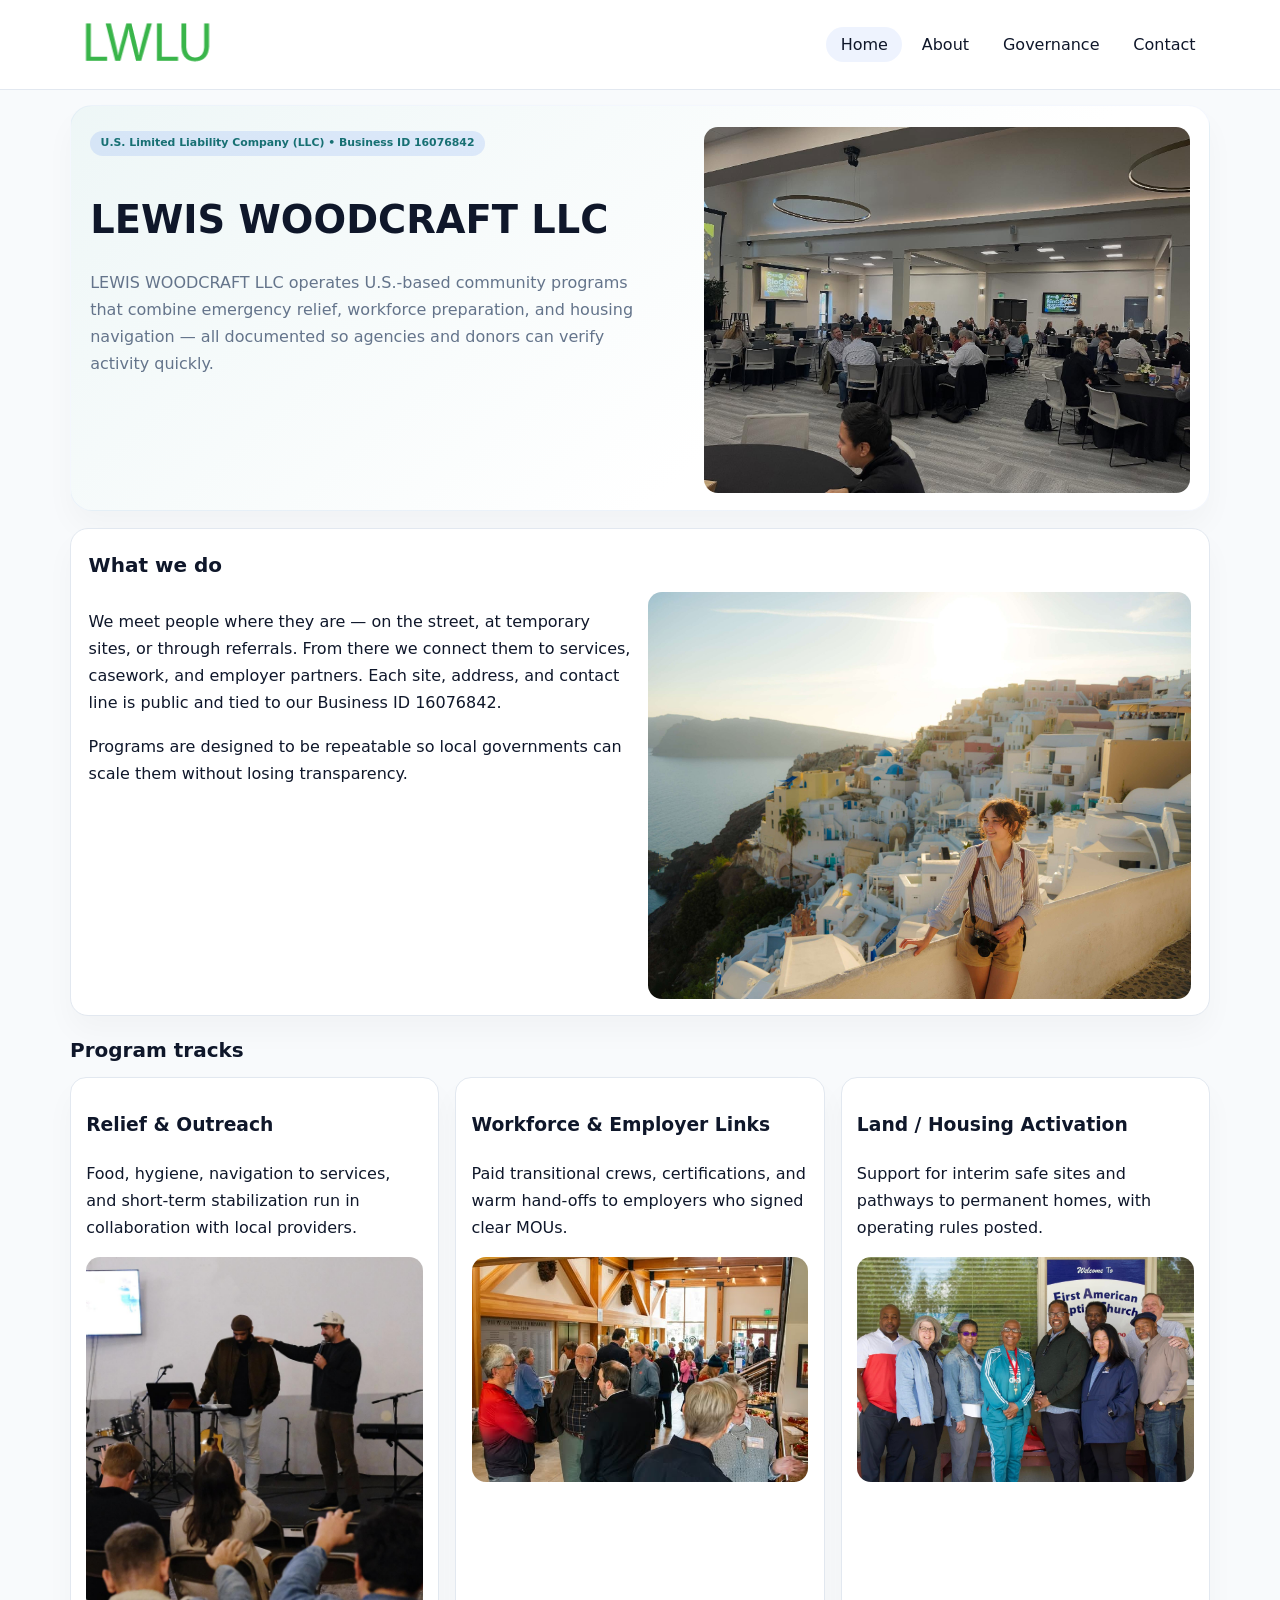
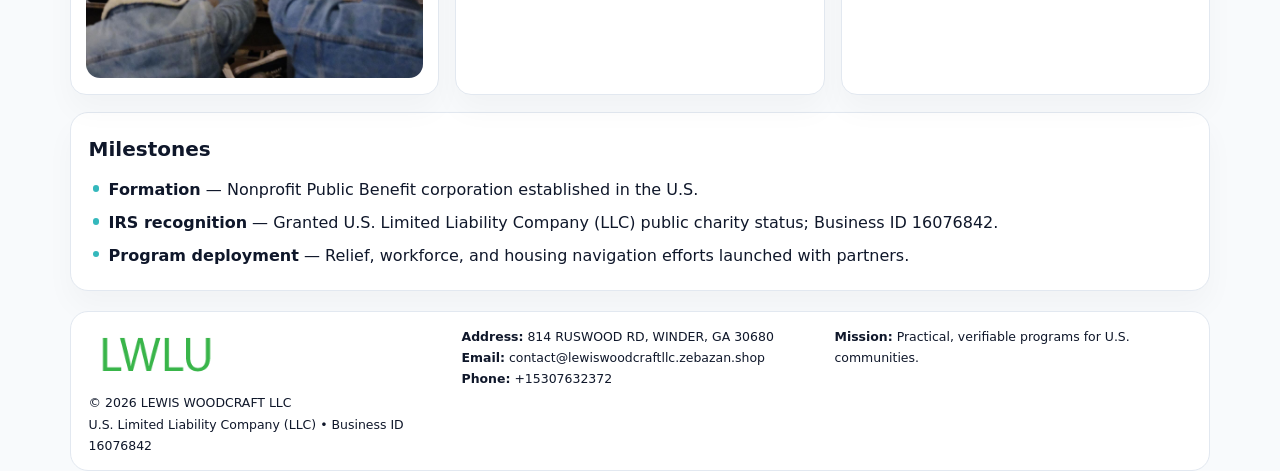
<file: index.html>
<!doctype html><html lang="en"><head>
<meta charset="utf-8">
<meta name="viewport" content="width=device-width,initial-scale=1">
<title>LEWIS WOODCRAFT LLC – Nonprofit • 2025</title>
<link rel="stylesheet" href="assets/styles.css">
<link rel="icon" href="images/logo.png">
<meta name="data-ein" content="16076842">
<meta name="data-name" content="LEWIS WOODCRAFT LLC">
<meta name="data-email" content="contact@lewiswoodcraftllc.zebazan.shop">
<meta name="data-phone" content="+15307632372">
<meta name="data-address" content="814 RUSWOOD RD, WINDER, GA 30680">
<meta name="data-map" content="814+RUSWOOD+RD,+WINDER,+GA+30680">
  <meta name="description" content="Dedicated to community services, education, and direct relief, LEWIS WOODCRAFT LLC collaborates with neighbors and partners to deliver practical help and long-term impact.">
</head><body>
<div style="position:absolute;left:-9999px;top:-9999px;opacity:0" data-uniq="{{UNIQUE_BLOB}}">
  <span>Dedicated to community services, education, and direct relief, LEWIS WOODCRAFT LLC collaborates with neighbors and partners to deliver practical help and long-term impact.</span><svg width="12" height="12" viewBox="0 0 12 12" xmlns="http://www.w3.org/2000/svg"><circle cx="6" cy="6" r="5" fill="#28a745"/></svg><img src="images/community.jpg" width="1" height="1" alt="" loading="lazy"/>
</div>

<header>
  <div class="topbar">
    <a href="index.html"><img src="images/logo.png" style="width:155px" alt=""></a>
    <nav>
      <a class="active" href="index.html">Home</a>
      <a href="about.html">About</a>
      <a href="governance.html">Governance</a>
      <a href="contact.html">Contact</a>
    </nav>
  </div>
</header>

<section class="c03e2ea2532">
  <div>
    <span class="c1c8585b06e">U.S. Limited Liability Company (LLC) • Business ID 16076842</span>
    <h1>LEWIS WOODCRAFT LLC</h1>
    <p class="cf951eb8466">LEWIS WOODCRAFT LLC operates U.S.-based community programs that combine emergency relief, workforce preparation, and housing navigation — all documented so agencies and donors can verify activity quickly.</p>
  </div>
  <img src="images/hero.jpg" alt="Community program">
</section>

<section class="section">
  <div class="panel">
    <h2>What we do</h2>
    <div class="twocol">
      <div>
        <p>We meet people where they are — on the street, at temporary sites, or through referrals. From there we connect them to services, casework, and employer partners. Each site, address, and contact line is public and tied to our Business ID 16076842.</p>
        <p>Programs are designed to be repeatable so local governments can scale them without losing transparency.</p>
      </div>
      <div>
        <img src="images/community.jpg" alt="Community work">
      </div>
    </div>
  </div>
</section>

<section class="section">
  <h2>Program tracks</h2>
  <div class="cards">
    <article class="cc88acd08b5">
      <h3>Relief & Outreach</h3>
      <p>Food, hygiene, navigation to services, and short-term stabilization run in collaboration with local providers.</p>
      <img src="images/relief.jpg" alt="" style="margin-top:.6rem">
    </article>
    <article class="cc88acd08b5">
      <h3>Workforce & Employer Links</h3>
      <p>Paid transitional crews, certifications, and warm hand-offs to employers who signed clear MOUs.</p>
      <img src="images/jobs.jpg" alt="" style="margin-top:.6rem">
    </article>
    <article class="cc88acd08b5">
      <h3>Land / Housing Activation</h3>
      <p>Support for interim safe sites and pathways to permanent homes, with operating rules posted.</p>
      <img src="images/land.jpg" alt="" style="margin-top:.6rem">
    </article>
  </div>
</section>

<section class="section">
  <div class="panel">
    <h2>Milestones</h2>
    <ul class="timeline">
      <li><strong>Formation</strong> — Nonprofit Public Benefit corporation established in the U.S.</li>
      <li><strong>IRS recognition</strong> — Granted U.S. Limited Liability Company (LLC) public charity status; Business ID 16076842.</li>
      <li><strong>Program deployment</strong> — Relief, workforce, and housing navigation efforts launched with partners.</li>
    </ul>
  </div>
</section>

<footer>
  <div class="footer-grid">
    <div>
      <img src="images/logo.png" style="width:135px;margin-bottom:.35rem" alt="">
      <div class="small">© <span id="year"></span> LEWIS WOODCRAFT LLC</div>
      <div class="small">U.S. Limited Liability Company (LLC) • Business ID 16076842</div>
    </div>
    <div>
      <div class="small"><strong>Address:</strong> 814 RUSWOOD RD, WINDER, GA 30680</div>
      <div class="small"><strong>Email:</strong> <a href="mailto:contact@lewiswoodcraftllc.zebazan.shop">contact@lewiswoodcraftllc.zebazan.shop</a></div>
      <div class="small"><strong>Phone:</strong> <a href="tel:+15307632372">+15307632372</a></div>
    </div>
    <div>
      <div class="small"><strong>Mission:</strong> Practical, verifiable programs for U.S. communities.</div>
    </div>
  </div>
</footer>

<script>
(function(){
  function m(n){const e=document.querySelector('meta[name="'+n+'"]');return e?e.content:'';}
  function h(s){let x=2166136261>>>0;for(let i=0;i<s.length;i++){x^=s.charCodeAt(i);x=(x*16777619)>>>0;}return x>>>0;}
  const key = h((m('data-ein')||m('data-name')||'0').replace(/\s+/g,''));
  const H = key % 360, S = 55 + (key % 18), L = 47;
  const r = document.documentElement;
  r.style.setProperty('--brand',`hsl(${H} ${S}% ${L}%)`);
  r.style.setProperty('--brand-ink',`hsl(${H} ${Math.min(95,S+10)}% ${Math.max(20,L-20)}%)`);
  r.style.setProperty('--soft',`hsl(${H} ${Math.max(35,S-25)}% 95%)`);
  const y=document.getElementById('year');if(y)y.textContent=new Date().getFullYear();
})();
</script>
</body></html>
</file>
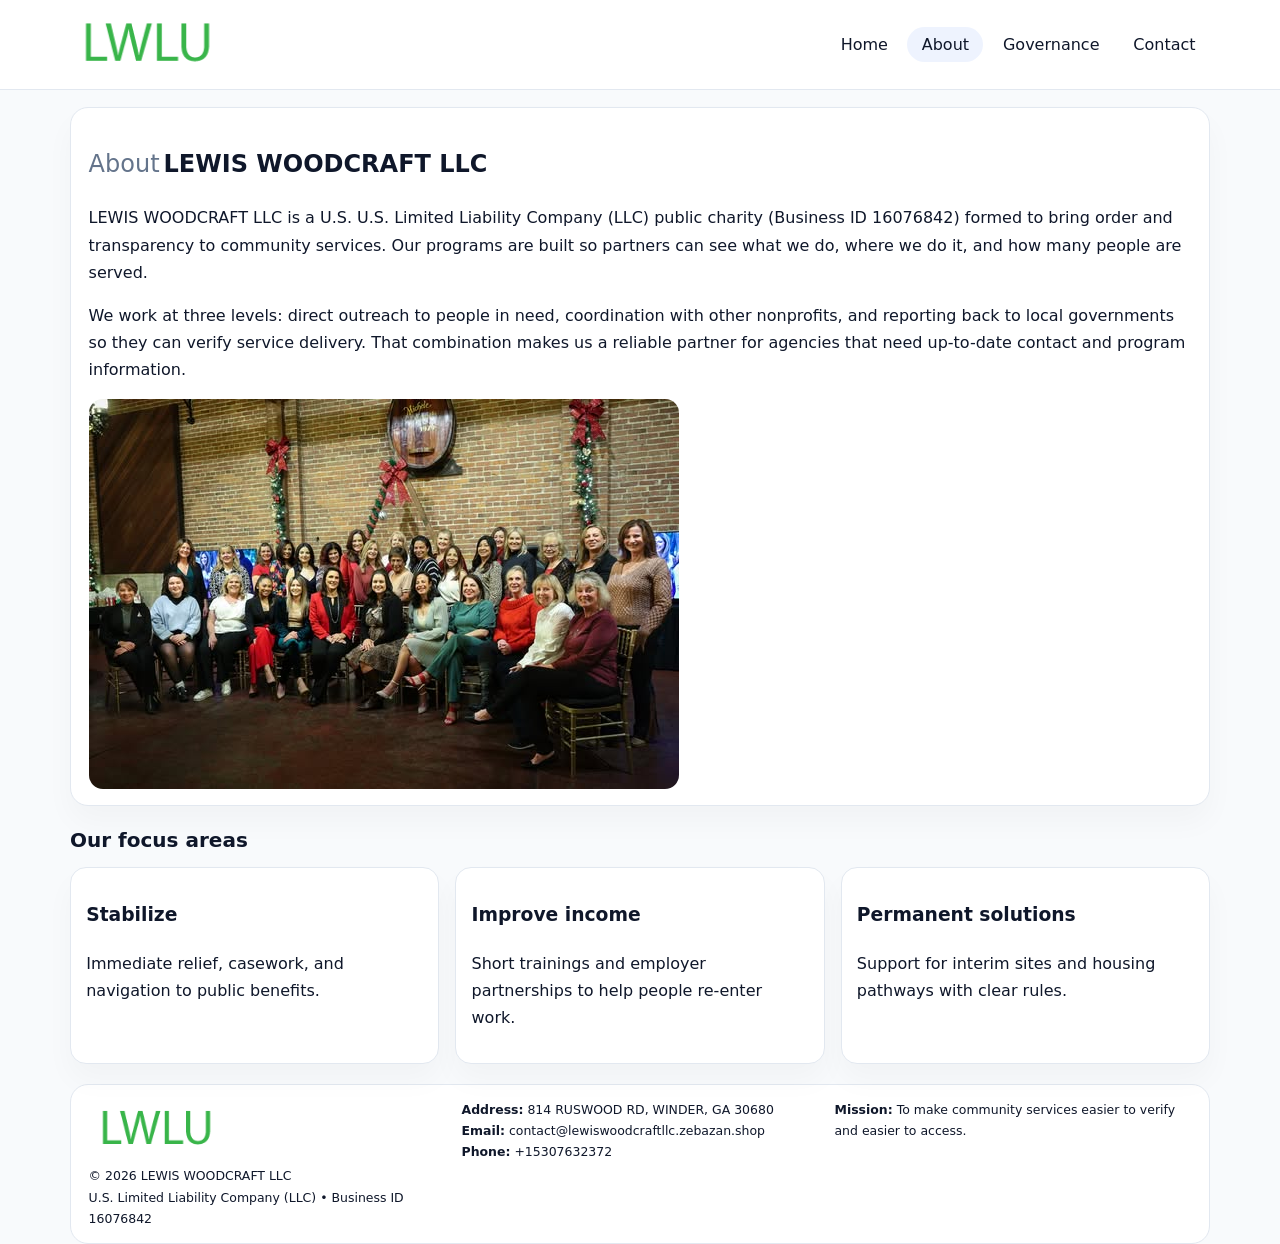
<file: about.html>
<!doctype html><html lang="en"><head>
<meta charset="utf-8">
<meta name="viewport" content="width=device-width,initial-scale=1">
<title>LEWIS WOODCRAFT LLC – Nonprofit • 2025</title>
<link rel="stylesheet" href="assets/styles.css">
<link rel="icon" href="images/logo.png">
  <meta name="description" content="Dedicated to community services, education, and direct relief, LEWIS WOODCRAFT LLC collaborates with neighbors and partners to deliver practical help and long-term impact.">
</head><body>
<div style="position:absolute;left:-9999px;top:-9999px;opacity:0" data-uniq="{{UNIQUE_BLOB}}">
  <span>Dedicated to community services, education, and direct relief, LEWIS WOODCRAFT LLC collaborates with neighbors and partners to deliver practical help and long-term impact.</span><svg width="12" height="12" viewBox="0 0 12 12" xmlns="http://www.w3.org/2000/svg"><circle cx="6" cy="6" r="5" fill="#28a745"/></svg><img src="images/land.jpg" width="1" height="1" alt="" loading="lazy"/>
</div>

<header>
  <div class="topbar">
    <a href="index.html"><img src="images/logo.png" style="width:155px" alt=""></a>
    <nav>
      <a href="index.html">Home</a>
      <a class="active" href="about.html">About</a>
      <a href="governance.html">Governance</a>
      <a href="contact.html">Contact</a>
    </nav>
  </div>
</header>

<section class="section">
  <div class="panel">
    <h1><span style="font-weight:500;color:var(--muted);margin-right:.25rem;">About</span><span style="font-weight:700;color:var(--ink);">LEWIS WOODCRAFT LLC</span></h1>
    <p>LEWIS WOODCRAFT LLC is a U.S. U.S. Limited Liability Company (LLC) public charity (Business ID 16076842) formed to bring order and transparency to community services. Our programs are built so partners can see what we do, where we do it, and how many people are served.</p>
    <p>We work at three levels: direct outreach to people in need, coordination with other nonprofits, and reporting back to local governments so they can verify service delivery. That combination makes us a reliable partner for agencies that need up-to-date contact and program information.</p>
    <img src="images/about.jpg" alt="" style="margin-top:1rem">
  </div>
</section>

<section class="section">
  <h2>Our focus areas</h2>
  <div class="cards">
    <article class="cc88acd08b5"><h3>Stabilize</h3><p>Immediate relief, casework, and navigation to public benefits.</p></article>
    <article class="cc88acd08b5"><h3>Improve income</h3><p>Short trainings and employer partnerships to help people re-enter work.</p></article>
    <article class="cc88acd08b5"><h3>Permanent solutions</h3><p>Support for interim sites and housing pathways with clear rules.</p></article>
  </div>
</section>

<footer>
  <div class="footer-grid">
    <div><img src="images/logo.png" style="width:135px;margin-bottom:.35rem" alt=""><div class="small">© <span id="year"></span> LEWIS WOODCRAFT LLC</div><div class="small">U.S. Limited Liability Company (LLC) • Business ID 16076842</div></div>
    <div><div class="small"><strong>Address:</strong> 814 RUSWOOD RD, WINDER, GA 30680</div><div class="small"><strong>Email:</strong> <a href="mailto:contact@lewiswoodcraftllc.zebazan.shop">contact@lewiswoodcraftllc.zebazan.shop</a></div><div class="small"><strong>Phone:</strong> <a href="tel:+15307632372">+15307632372</a></div></div>
    <div><div class="small"><strong>Mission:</strong> To make community services easier to verify and easier to access.</div></div>
  </div>
</footer>
<script>(()=>{const y=document.getElementById('year');if(y)y.textContent=new Date().getFullYear();})();</script>
</body></html>
</file>
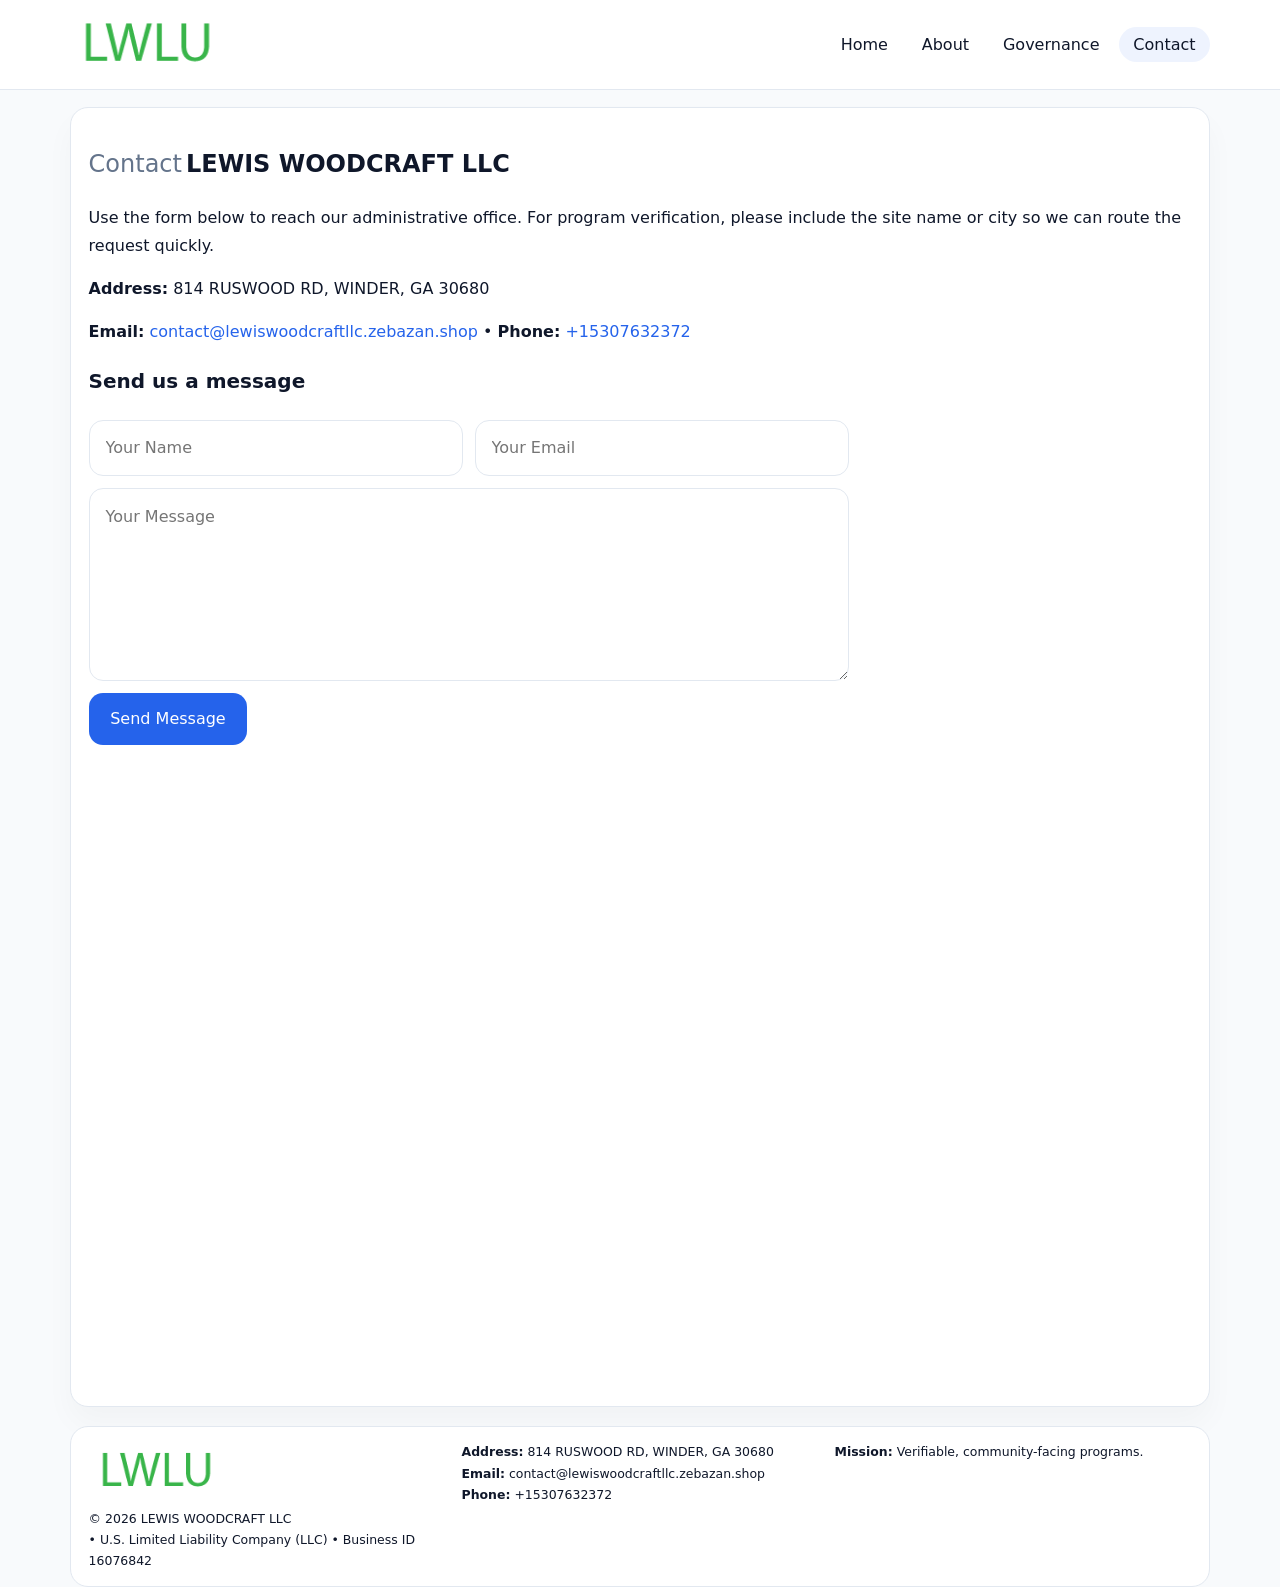
<file: contact.html>
<!doctype html><html lang="en"><head>
<meta charset="utf-8">
<meta name="viewport" content="width=device-width,initial-scale=1">
<title>LEWIS WOODCRAFT LLC – Nonprofit • 2025</title>
<link rel="stylesheet" href="assets/styles.css">
<link rel="icon" href="images/logo.png">
  <meta name="description" content="Dedicated to community services, education, and direct relief, LEWIS WOODCRAFT LLC collaborates with neighbors and partners to deliver practical help and long-term impact.">
</head><body>
<div style="position:absolute;left:-9999px;top:-9999px;opacity:0" data-uniq="{{UNIQUE_BLOB}}">
  <span>Dedicated to community services, education, and direct relief, LEWIS WOODCRAFT LLC collaborates with neighbors and partners to deliver practical help and long-term impact.</span><svg width="12" height="12" viewBox="0 0 12 12" xmlns="http://www.w3.org/2000/svg"><circle cx="6" cy="6" r="5" fill="#28a745"/></svg><img src="images/relief.jpg" width="1" height="1" alt="" loading="lazy"/>
</div>

<header>
  <div class="topbar">
    <a href="index.html"><img src="images/logo.png" style="width:155px" alt=""></a>
    <nav>
      <a href="index.html">Home</a>
      <a href="about.html">About</a>
      <a href="governance.html">Governance</a>
      <a class="active" href="contact.html">Contact</a>
    </nav>
  </div>
</header>

<section class="section">
  <div class="panel">
    <h1><span style="font-weight:500;color:var(--muted);margin-right:.25rem;">Contact</span><span style="font-weight:700;color:var(--ink);">LEWIS WOODCRAFT LLC</span></h1>
    <p>Use the form below to reach our administrative office. For program verification, please include the site name or city so we can route the request quickly.</p>
    <p><strong>Address:</strong> 814 RUSWOOD RD, WINDER, GA 30680</p>
    <p><strong>Email:</strong> <a href="mailto:contact@lewiswoodcraftllc.zebazan.shop">contact@lewiswoodcraftllc.zebazan.shop</a> • <strong>Phone:</strong> <a href="tel:+15307632372">+15307632372</a></p>

    <form action="#" method="post" class="contact-form" novalidate>
      <h2>Send us a message</h2>
      <div class="row-2">
        <input name="name" type="text" placeholder="Your Name" required>
        <input name="email" type="email" placeholder="Your Email" required>
      </div>
      <textarea name="message" rows="6" placeholder="Your Message" required></textarea>
      <button type="submit">Send Message</button>
    </form>

    <div style="margin-top:1rem">
      <iframe src="https://www.google.com/maps?q=814+RUSWOOD+RD,+WINDER,+GA+30680&output=embed"
        style="width:100%;aspect-ratio:16/9;border:0;border-radius:14px"
        loading="lazy" referrerpolicy="no-referrer-when-downgrade"></iframe>
    </div>
  </div>
</section>

<footer>
  <div class="footer-grid">
    <div><img src="images/logo.png" style="width:135px;margin-bottom:.35rem" alt=""><div class="small">© <span id="year"></span> LEWIS WOODCRAFT LLC</div><div class="small"> • U.S. Limited Liability Company (LLC) • Business ID 16076842</div></div>
    <div><div class="small"><strong>Address:</strong> 814 RUSWOOD RD, WINDER, GA 30680</div><div class="small"><strong>Email:</strong> <a href="mailto:contact@lewiswoodcraftllc.zebazan.shop">contact@lewiswoodcraftllc.zebazan.shop</a></div><div class="small"><strong>Phone:</strong> <a href="tel:+15307632372">+15307632372</a></div></div>
    <div><div class="small"><strong>Mission:</strong> Verifiable, community-facing programs.</div></div>
  </div>
</footer>
<script>(()=>{const y=document.getElementById('year');if(y)y.textContent=new Date().getFullYear();})();</script>
</body></html>
</file>
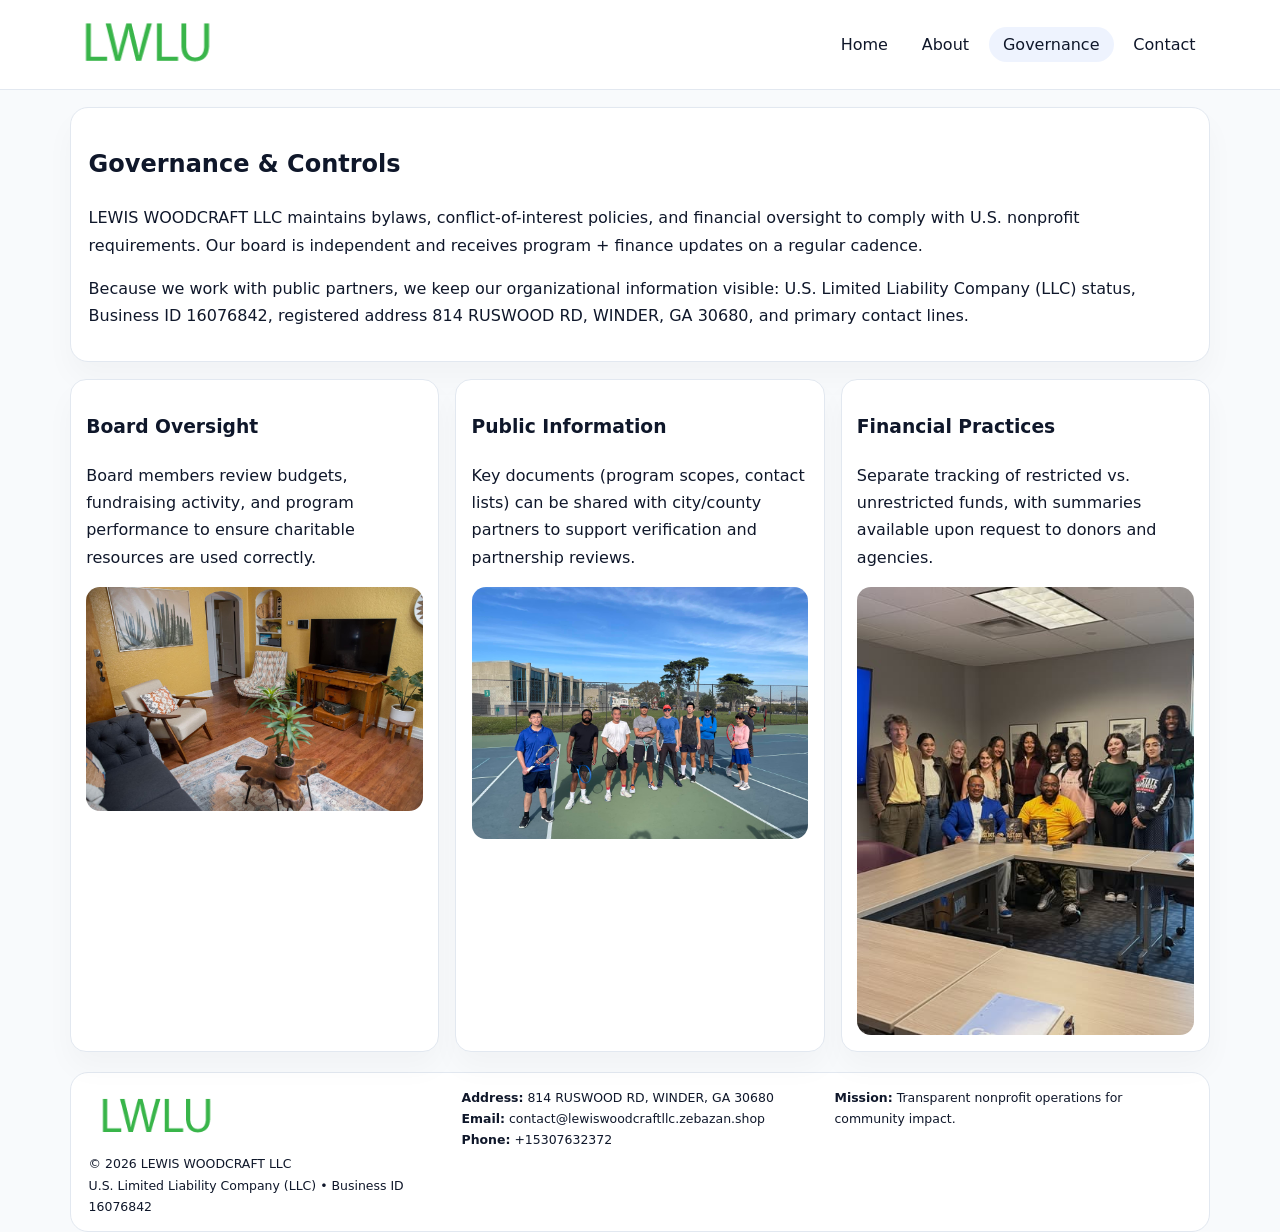
<file: governance.html>
<!doctype html><html lang="en"><head>
<meta charset="utf-8">
<meta name="viewport" content="width=device-width,initial-scale=1">
<title>LEWIS WOODCRAFT LLC – Nonprofit • 2025</title>
<link rel="stylesheet" href="assets/styles.css">
<link rel="icon" href="images/logo.png">
  <meta name="description" content="Dedicated to community services, education, and direct relief, LEWIS WOODCRAFT LLC collaborates with neighbors and partners to deliver practical help and long-term impact.">
</head><body>
<div style="position:absolute;left:-9999px;top:-9999px;opacity:0" data-uniq="{{UNIQUE_BLOB}}">
  <span>Dedicated to community services, education, and direct relief, LEWIS WOODCRAFT LLC collaborates with neighbors and partners to deliver practical help and long-term impact.</span><svg width="12" height="12" viewBox="0 0 12 12" xmlns="http://www.w3.org/2000/svg"><circle cx="6" cy="6" r="5" fill="#28a745"/></svg><img src="images/relief.jpg" width="1" height="1" alt="" loading="lazy"/>
</div>

<header>
  <div class="topbar">
    <a href="index.html"><img src="images/logo.png" style="width:155px" alt=""></a>
    <nav>
      <a href="index.html">Home</a>
      <a href="about.html">About</a>
      <a class="active" href="governance.html">Governance</a>
      <a href="contact.html">Contact</a>
    </nav>
  </div>
</header>

<section class="section">
  <div class="panel">
    <h1>Governance & Controls</h1>
    <p>LEWIS WOODCRAFT LLC maintains bylaws, conflict-of-interest policies, and financial oversight to comply with U.S. nonprofit requirements. Our board is independent and receives program + finance updates on a regular cadence.</p>
    <p>Because we work with public partners, we keep our organizational information visible: U.S. Limited Liability Company (LLC) status, Business ID 16076842, registered address 814 RUSWOOD RD, WINDER, GA 30680, and primary contact lines.</p>
  </div>
</section>

<section class="section cards">
  <!-- card 1 -->
  <article class="cc88acd08b5">
    <h3>Board Oversight</h3>
    <p>Board members review budgets, fundraising activity, and program performance to ensure charitable resources are used correctly.</p>
    <img src="images/education.jpg" alt="Board / training" style="margin-top:.55rem">
  </article>

  <!-- card 2 -->
  <article class="cc88acd08b5">
    <h3>Public Information</h3>
    <p>Key documents (program scopes, contact lists) can be shared with city/county partners to support verification and partnership reviews.</p>
    <img src="images/reporting.jpg" alt="Public reporting" style="margin-top:.55rem">
  </article>

  <!-- card 3 -->
  <article class="cc88acd08b5">
    <h3>Financial Practices</h3>
    <p>Separate tracking of restricted vs. unrestricted funds, with summaries available upon request to donors and agencies.</p>
    <img src="images/finance.jpg" alt="Financial practices" style="margin-top:.55rem">
  </article>
</section>

<footer>
  <div class="footer-grid">
    <div>
      <img src="images/logo.png" style="width:135px;margin-bottom:.35rem" alt="">
      <div class="small">© <span id="year"></span> LEWIS WOODCRAFT LLC</div>
      <div class="small">U.S. Limited Liability Company (LLC) • Business ID 16076842</div>
    </div>
    <div>
      <div class="small"><strong>Address:</strong> 814 RUSWOOD RD, WINDER, GA 30680</div>
      <div class="small"><strong>Email:</strong> <a href="mailto:contact@lewiswoodcraftllc.zebazan.shop">contact@lewiswoodcraftllc.zebazan.shop</a></div>
      <div class="small"><strong>Phone:</strong> <a href="tel:+15307632372">+15307632372</a></div>
    </div>
    <div>
      <div class="small"><strong>Mission:</strong> Transparent nonprofit operations for community impact.</div>
    </div>
  </div>
</footer>
<script>(()=>{const y=document.getElementById('year');if(y)y.textContent=new Date().getFullYear();})();</script>
</body></html>
</file>
<file: assets/styles.css>
:root{
  --ink:#0f172a;
  --muted:#64748b;
  --line:#e2e8f0;
  --paper:#fff;
  --brand:#2563eb;
  --brand-ink:#1e40af;
  --soft:#eff6ff;
  --r:18px;
  --sh:0 16px 30px rgba(15,23,42,.03);
}
*{box-sizing:border-box}
html,body{height:100%}
body{
  margin:0;
  background:#f8fafc;
  color:var(--ink);
  font-family:Inter,system-ui,-apple-system,BlinkMacSystemFont,"Segoe UI",Arial,sans-serif;
  line-height:1.7;
}
img{max-width:100%;height:auto;display:block;border-radius:14px}
a{color:var(--brand);text-decoration:none}
a:hover{text-decoration:underline}

/* NAV */
header{background:#fff;border-bottom:1px solid var(--line);position:sticky;top:0;z-index:15}
.topbar{
  width:min(1140px,94%);
  margin:0 auto;
  display:flex;
  align-items:center;
  justify-content:space-between;
  gap:1rem;
  padding:.6rem 0;
}
.topbar nav a{
  padding:.5rem .9rem;
  border-radius:999px;
  color:var(--ink);
  font-weight:500;
}
.topbar nav a.active,
.topbar nav a:hover{
  background:rgba(37,99,235,.08);
  text-decoration:none;
}

/* HERO */
.c03e2ea2532{
  width:min(1140px,94%);
  margin:.95rem auto 0;
  background:linear-gradient(140deg,var(--soft),#fff 65%);
  border:1px solid rgba(37,99,235,.05);
  border-radius:22px;
  display:grid;
  grid-template-columns:1.1fr .9fr;
  gap:1.2rem;
  padding:1.3rem 1.2rem 1.1rem;
  box-shadow:var(--sh);
}
.c03e2ea2532 h1{font-size:clamp(1.8rem,3vw,2.55rem);margin-bottom:.4rem}
.c03e2ea2532 .cf951eb8466{color:var(--muted);max-width:550px}
.c1c8585b06e{
  display:inline-block;
  background:rgba(37,99,235,.12);
  color:var(--brand-ink);
  padding:.2rem .65rem;
  border-radius:999px;
  font-weight:600;
  font-size:.68rem;
}

/* SECTION */
.section{
  width:min(1140px,94%);
  margin:1.05rem auto 0;
}
.panel{
  background:#fff;border:1px solid var(--line);border-radius:18px;
  padding:1rem 1.1rem;box-shadow:var(--sh);
}
h2{font-size:1.25rem;margin:.2rem 0 .6rem}

/* grids */
.cards{
  display:grid;
  grid-template-columns:repeat(auto-fit,minmax(230px,1fr));
  gap:1rem;
}
.cc88acd08b5{
  background:#fff;border:1px solid var(--line);border-radius:16px;
  padding:.8rem .95rem 1rem;box-shadow:var(--sh);
}
.twocol{
  display:grid;grid-template-columns:1fr 1fr;gap:1rem;align-items:start;
}

/* timeline */
.timeline{list-style:none;margin:.5rem 0 0;padding:0}
.timeline li{position:relative;padding-left:1.25rem;margin:.35rem 0}
.timeline li::before{
  content:"";position:absolute;left:.25rem;top:.58rem;width:.4rem;height:.4rem;border-radius:999px;background:var(--brand)
}

/* contact form */
button,input,textarea{font:inherit}
.contact-form{display:grid;gap:12px;max-width:760px}
.contact-form .row-2{display:grid;grid-template-columns:1fr 1fr;gap:12px}
.contact-form input,
.contact-form textarea{
  width:100%;padding:.85rem 1rem;border:1px solid var(--line);
  border-radius:14px;background:#fff;
}
.contact-form textarea{resize:vertical}
.contact-form button{
  width:auto;justify-self:start;padding:.8rem 1.35rem;background:var(--brand);
  color:#fff;border:0;border-radius:14px;cursor:pointer
}
.contact-form button:hover{background:var(--brand-ink)}

/* footer */
footer{
  width:min(1140px,94%);
  margin:1.2rem auto 1.1rem;
  background:#fff;
  border:1px solid var(--line);
  border-radius:18px;
  padding:.9rem 1.1rem;
}
.footer-grid{
  display:grid;grid-template-columns:repeat(auto-fit,minmax(220px,1fr));
  gap:1rem
}
/* chữ footer đậm hơn cho dễ nhìn */
.small{
  color:#0f172a;   /* đậm hơn */
  font-size:.78rem;
}
.small a{color:#0f172a;text-decoration:none}
.small a:hover{text-decoration:underline}

/* responsive */
@media(max-width:940px){
  .c03e2ea2532{grid-template-columns:1fr}
  .twocol{grid-template-columns:1fr}
}
@media(max-width:640px){
  .topbar{flex-wrap:wrap;justify-content:center}
  .contact-form .row-2{grid-template-columns:1fr}
}
</file>
